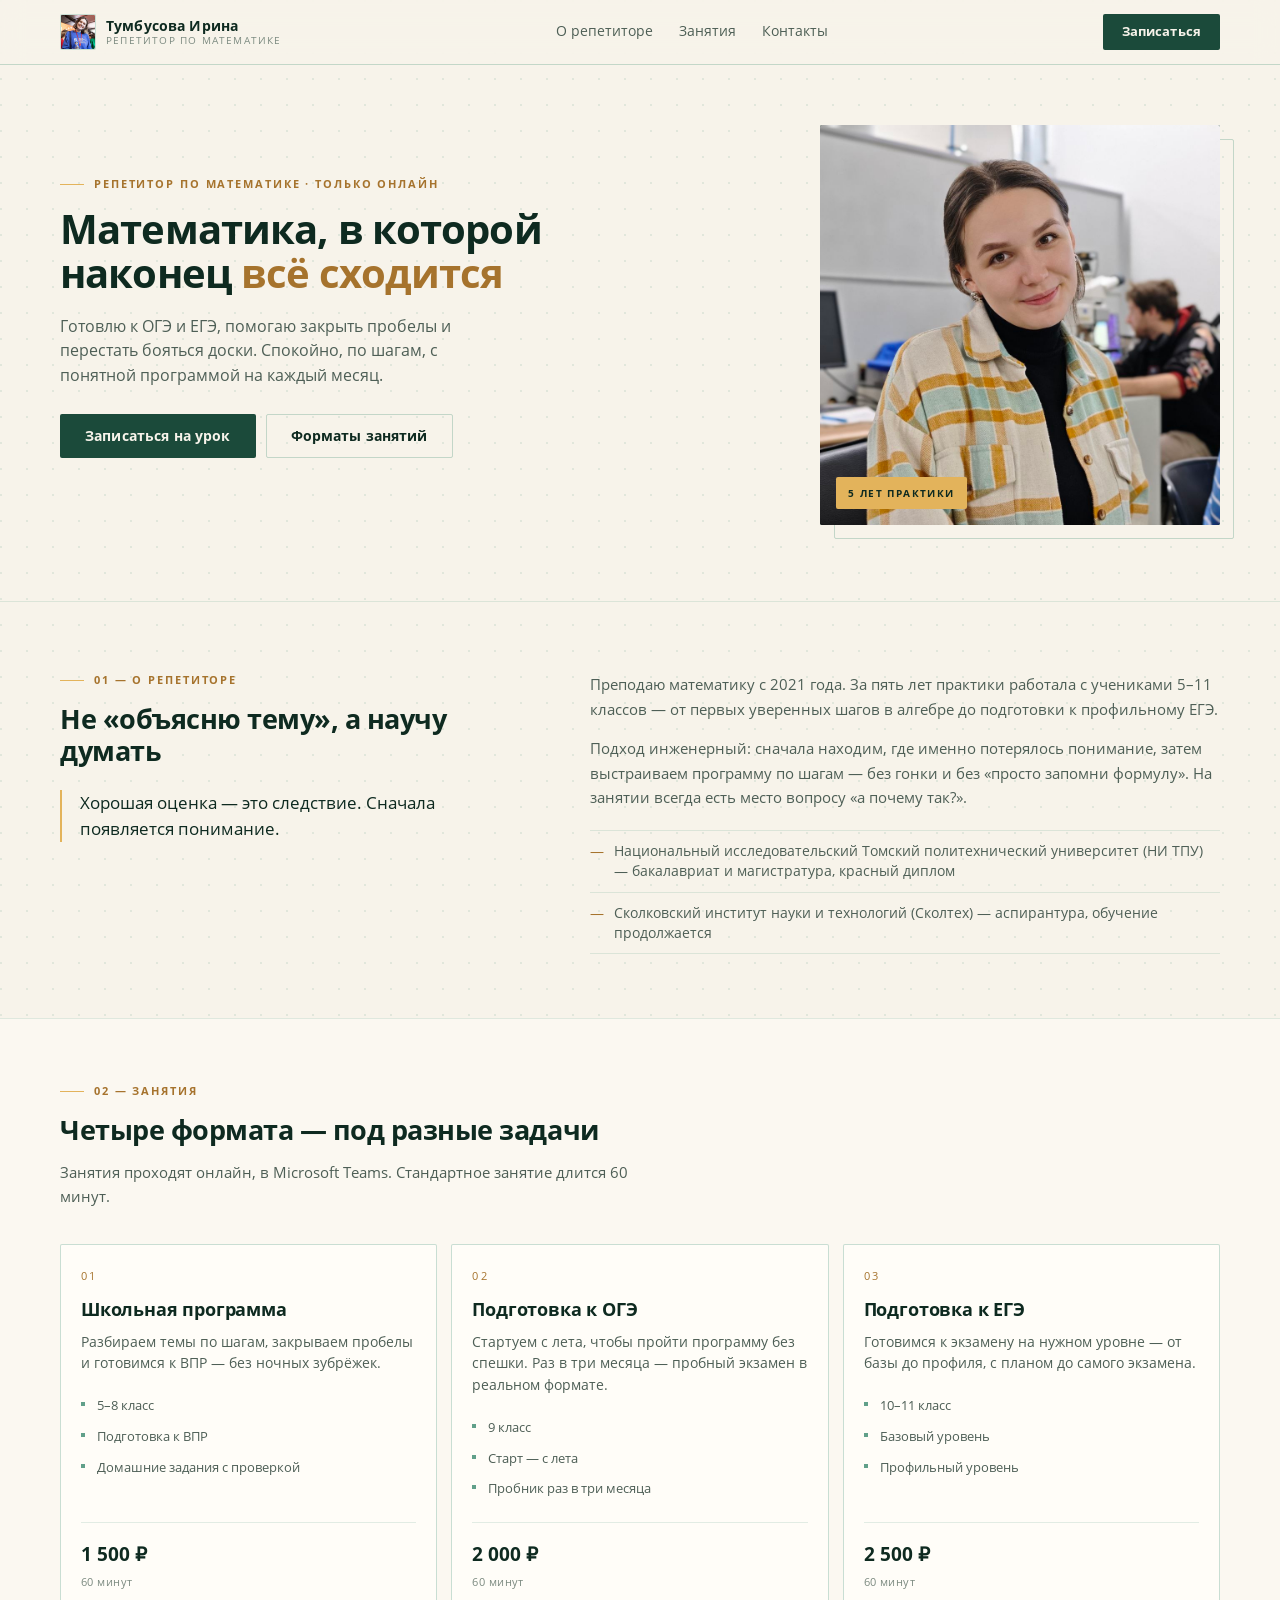
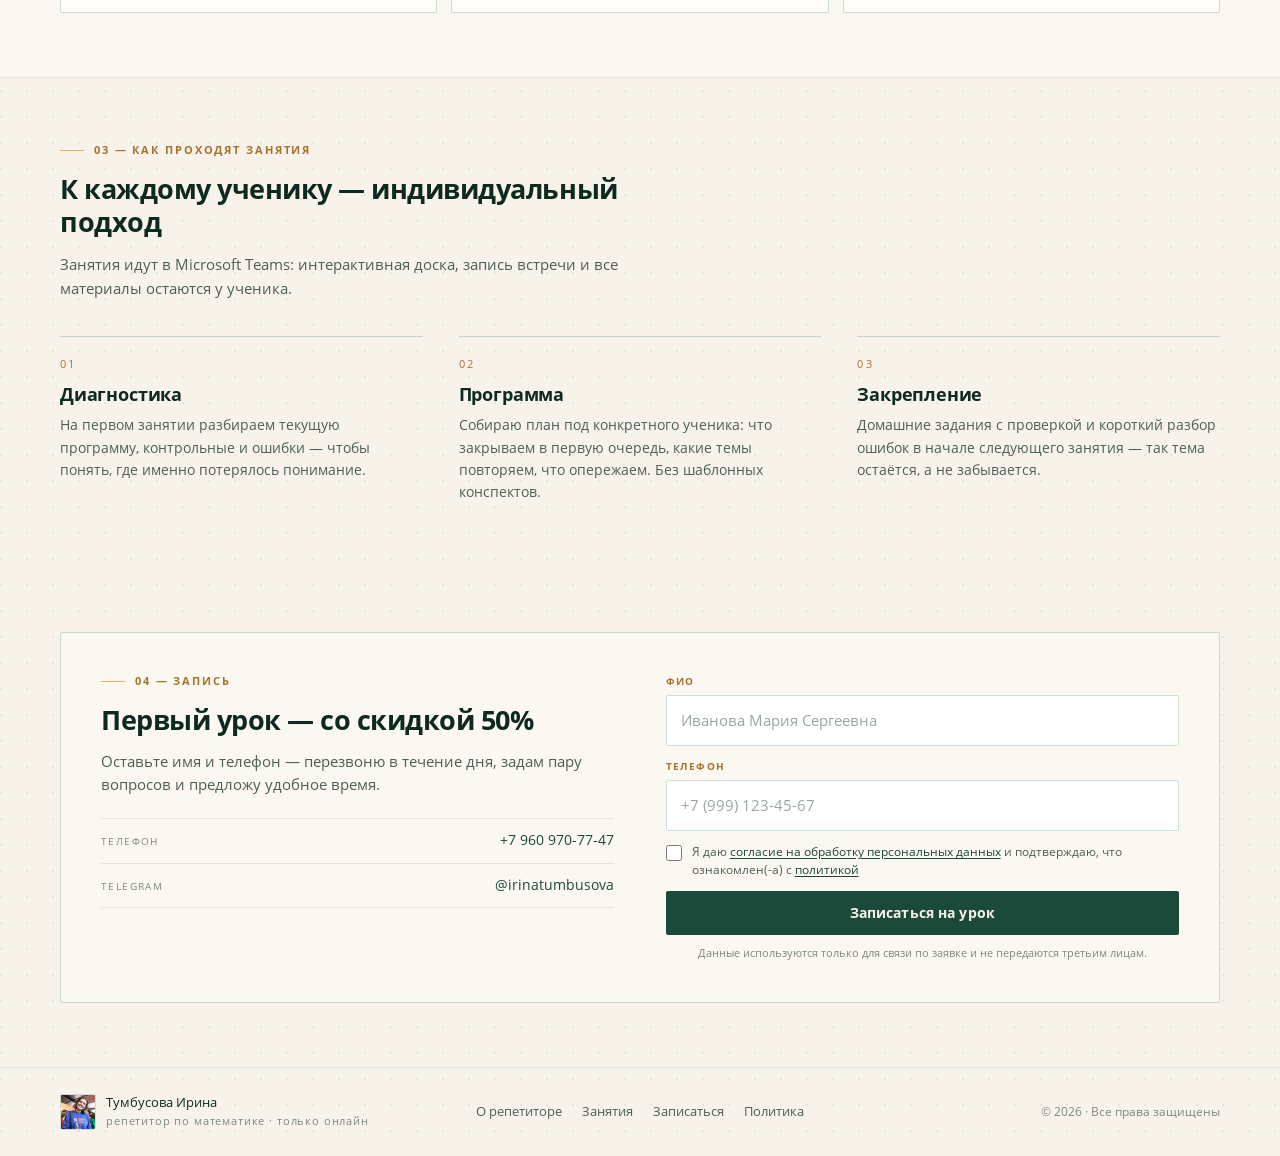
<file: index.html>
<!DOCTYPE html>
<html lang="ru">
<head>
  <meta charset="UTF-8">
  <meta name="viewport" content="width=device-width, initial-scale=1">
  <title>Тумбусова Ирина — репетитор по математике</title>
  <meta name="description" content="Репетитор по математике для 5–11 классов: подготовка к ОГЭ и ЕГЭ, закрытие пробелов. Занятия только онлайн, в Microsoft Teams. Скидка 50% на первое занятие.">
  <meta name="theme-color" content="#F7F3EA">

  <!-- Превью ссылки в мессенджерах и соцсетях -->
  <meta property="og:type" content="website">
  <meta property="og:site_name" content="Тумбусова Ирина">
  <meta property="og:locale" content="ru_RU">
  <meta property="og:title" content="Тумбусова Ирина — репетитор по математике">
  <meta property="og:description" content="Подготовка к ОГЭ и ЕГЭ, школьная программа 5–11 классов. Онлайн и офлайн, скидка 50% на первое занятие.">
  <meta property="og:url" content="https://kozhemyka1.github.io/test-landing/">
  <meta property="og:image" content="https://kozhemyka1.github.io/test-landing/og-image.png">
  <meta property="og:image:width" content="1200">
  <meta property="og:image:height" content="630">
  <meta property="og:image:alt" content="Тумбусова Ирина — репетитор по математике">
  <meta name="twitter:card" content="summary_large_image">
  <meta name="twitter:title" content="Тумбусова Ирина — репетитор по математике">
  <meta name="twitter:description" content="Подготовка к ОГЭ и ЕГЭ, школьная программа 5–11 классов. Онлайн и офлайн, скидка 50% на первое занятие.">
  <meta name="twitter:image" content="https://kozhemyka1.github.io/test-landing/og-image.png">
  <link rel="icon" type="image/jpeg" href="icon.jpg">
  <link rel="apple-touch-icon" href="icon.jpg">
  <link rel="stylesheet" href="fonts/fonts.css">
  <link rel="stylesheet" href="styles.css?v=2026-11-09b">
</head>
<body id="top">

  <header class="site-header">
    <div class="container header__inner">
      <a class="brand" href="#top">
        <span class="brand__mark" aria-hidden="true">
          <img src="icon.jpg" alt="" width="36" height="36">
        </span>
        <span class="brand__text">
          Тумбусова Ирина
          <small>репетитор по математике</small>
        </span>
      </a>

      <nav class="nav" aria-label="Основная навигация">
        <a href="#about">О репетиторе</a>
        <a href="#formats">Занятия</a>
        <a href="#signup">Контакты</a>
      </nav>

      <a class="btn btn--primary btn--sm" href="#signup" data-focus-form>Записаться</a>
    </div>
  </header>

  <main>

    <!-- ---------- Первый экран ---------- -->
    <section class="hero">
      <div class="container hero__grid">
        <div class="hero__text">
          <p class="label">Репетитор по математике · только онлайн</p>

          <h1>Математика, в&nbsp;которой наконец <em>всё сходится</em></h1>

          <p class="hero__lead">
            Готовлю к ОГЭ и ЕГЭ, помогаю закрыть пробелы и перестать бояться доски.
            Спокойно, по шагам, с понятной программой на каждый месяц.
          </p>

          <div class="hero__actions">
            <a class="btn btn--primary" href="#signup" data-focus-form>Записаться на урок</a>
            <a class="btn btn--outline" href="#formats">Форматы занятий</a>
          </div>

        </div>

        <div class="hero__media">
          <figure class="portrait">
            <div class="portrait__inner">
              <div class="portrait__placeholder" aria-hidden="true">
                <span class="portrait__monogram">ТИ</span>
                <span class="portrait__hint">место для фото</span>
              </div>
              <img
                class="portrait__img"
                src="photo.jpg"
                alt="Тумбусова Ирина, репетитор по математике"
                data-portrait>
            </div>
            <figcaption class="portrait__badge">5 лет практики</figcaption>
          </figure>
        </div>
      </div>
    </section>

    <!-- ---------- О репетиторе ---------- -->
    <section class="section section--about" id="about">
      <div class="container about__grid">
        <div class="about__intro">
          <p class="label">01 — О репетиторе</p>
          <h2>Не «объясню тему», а&nbsp;научу думать</h2>
          <blockquote class="quote">
            Хорошая оценка — это следствие. Сначала появляется понимание.
          </blockquote>
        </div>

        <div class="about__text">
          <p>
            Преподаю математику с 2021 года. За пять лет практики работала с учениками
            5–11 классов — от первых уверенных шагов в алгебре до подготовки
            к профильному ЕГЭ.
          </p>
          <p>
            Подход инженерный: сначала находим, где именно потерялось понимание,
            затем выстраиваем программу по шагам — без гонки и без «просто запомни
            формулу». На занятии всегда есть место вопросу «а почему так?».
          </p>

          <ul class="about__list">
            <li>Национальный исследовательский Томский политехнический университет (НИ ТПУ) — бакалавриат и магистратура, красный диплом</li>
            <li>Сколковский институт науки и технологий (Сколтех) — аспирантура, обучение продолжается</li>
          </ul>
        </div>
      </div>
    </section>

    <!-- ---------- Форматы ---------- -->
    <section class="section section--alt" id="formats">
      <div class="container">
        <div class="section__head">
          <p class="label">02 — Занятия</p>
          <h2>Четыре формата — под&nbsp;разные задачи</h2>
          <p class="section__lead">
            Занятия проходят онлайн, в Microsoft Teams. Стандартное занятие длится
            60 минут.
          </p>
        </div>

        <div class="cards">
          <article class="card">
            <p class="card__num">01</p>
            <h3>Школьная программа</h3>
            <p class="card__text">
              Разбираем темы по шагам, закрываем пробелы и готовимся к ВПР —
              без ночных зубрёжек.
            </p>
            <ul class="card__list">
              <li>5–8 класс</li>
              <li>Подготовка к ВПР</li>
              <li>Домашние задания с проверкой</li>
            </ul>
            <p class="card__price">1 500 ₽ <span>60 минут</span></p>
          </article>

          <article class="card">
            <p class="card__num">02</p>
            <h3>Подготовка к ОГЭ</h3>
            <p class="card__text">
              Стартуем с лета, чтобы пройти программу без спешки. Раз в три месяца —
              пробный экзамен в реальном формате.
            </p>
            <ul class="card__list">
              <li>9 класс</li>
              <li>Старт — с лета</li>
              <li>Пробник раз в три месяца</li>
            </ul>
            <p class="card__price">2 000 ₽ <span>60 минут</span></p>
          </article>

          <article class="card">
            <p class="card__num">03</p>
            <h3>Подготовка к ЕГЭ</h3>
            <p class="card__text">
              Готовимся к экзамену на нужном уровне — от базы до профиля,
              с планом до самого экзамена.
            </p>
            <ul class="card__list">
              <li>10–11 класс</li>
              <li>Базовый уровень</li>
              <li>Профильный уровень</li>
            </ul>
            <p class="card__price">2 500 ₽ <span>60 минут</span></p>
          </article>
        </div>
      </div>
    </section>

    <!-- ---------- Как проходят занятия ---------- -->
    <section class="section" id="process">
      <div class="container">
        <div class="section__head">
          <p class="label">03 — Как проходят занятия</p>
          <h2>К каждому ученику — индивидуальный подход</h2>
          <p class="section__lead">
            Занятия идут в Microsoft Teams: интерактивная доска, запись встречи
            и все материалы остаются у ученика.
          </p>
        </div>

        <ol class="steps">
          <li class="step">
            <span class="step__num">01</span>
            <h3>Диагностика</h3>
            <p>
              На первом занятии разбираем текущую программу, контрольные и ошибки —
              чтобы понять, где именно потерялось понимание.
            </p>
          </li>
          <li class="step">
            <span class="step__num">02</span>
            <h3>Программа</h3>
            <p>
              Собираю план под конкретного ученика: что закрываем в первую очередь,
              какие темы повторяем, что опережаем. Без шаблонных конспектов.
            </p>
          </li>
          <li class="step">
            <span class="step__num">03</span>
            <h3>Закрепление</h3>
            <p>
              Домашние задания с проверкой и короткий разбор ошибок в начале
              следующего занятия — так тема остаётся, а не забывается.
            </p>
          </li>
        </ol>
      </div>
    </section>

    <!-- ---------- Запись ---------- -->
    <section class="section" id="signup">
      <div class="container">
        <div class="signup">
          <div class="signup__text">
            <p class="label">04 — Запись</p>
            <h2>Первый урок — со скидкой 50%</h2>
            <p class="signup__lead">
              Оставьте имя и телефон — перезвоню в течение дня, задам пару вопросов
              и предложу удобное время.
            </p>

            <ul class="signup__contacts">
              <li><span>Телефон</span><a href="tel:+79609707747">+7 960 970-77-47</a></li>
              <li><span>Telegram</span><a href="https://t.me/irinatumbusova">@irinatumbusova</a></li>
            </ul>
          </div>

          <div class="signup__form">
            <form class="form" id="signup-form" novalidate>
              <div class="form__body">
                <div class="field">
                  <label for="name">ФИО</label>
                  <input
                    id="name"
                    name="name"
                    type="text"
                    autocomplete="name"
                    placeholder="Иванова Мария Сергеевна"
                    aria-describedby="name-error"
                    required>
                  <p class="field__error" id="name-error" role="alert"></p>
                </div>

                <div class="field">
                  <label for="phone">Телефон</label>
                  <input
                    id="phone"
                    name="phone"
                    type="tel"
                    inputmode="tel"
                    autocomplete="tel"
                    placeholder="+7 (999) 123-45-67"
                    aria-describedby="phone-error"
                    required>
                  <p class="field__error" id="phone-error" role="alert"></p>
                </div>

                <label class="consent" for="consent">
                  <input type="checkbox" id="consent" name="consent" aria-describedby="consent-error">
                  <span>
                    Я даю <a href="consent.html" target="_blank" rel="noopener">согласие
                    на обработку персональных данных</a> и подтверждаю, что
                    ознакомлен(-а) с <a href="privacy.html" target="_blank" rel="noopener">политикой</a>
                  </span>
                </label>
                <p class="field__error" id="consent-error" role="alert"></p>
                <p class="field__error" id="form-error" role="alert"></p>

                <button class="btn btn--primary btn--block" type="submit">Записаться на урок</button>

                <p class="form__note">
                  Данные используются только для связи по заявке и не передаются третьим лицам.
                </p>
              </div>

              <div class="form__success" role="status" aria-live="polite" hidden>
                <span class="form__success-icon" aria-hidden="true">✓</span>
                <h3 tabindex="-1">Заявка отправлена</h3>
                <p>Спасибо! Свяжусь с вами в течение дня, чтобы согласовать время первого занятия.</p>
                <button class="btn btn--outline btn--block" type="button" data-reset-form>Отправить ещё одну заявку</button>
              </div>
            </form>
          </div>
        </div>
      </div>
    </section>

  </main>

  <footer class="footer">
    <div class="container footer__inner">
      <div class="footer__brand">
        <span class="brand__mark" aria-hidden="true">
          <img src="icon.jpg" alt="" width="36" height="36">
        </span>
        <p>Тумбусова Ирина<br><small>репетитор по математике · только онлайн</small></p>
      </div>

      <nav class="footer__nav" aria-label="Навигация в подвале">
        <a href="#about">О репетиторе</a>
        <a href="#formats">Занятия</a>
        <a href="#signup">Записаться</a>
        <a href="privacy.html">Политика</a>
      </nav>

      <p class="footer__copy">© 2026 · Все права защищены</p>
    </div>
  </footer>

  <script src="script.js?v=2026-11-09"></script>
</body>
</html>
</file>
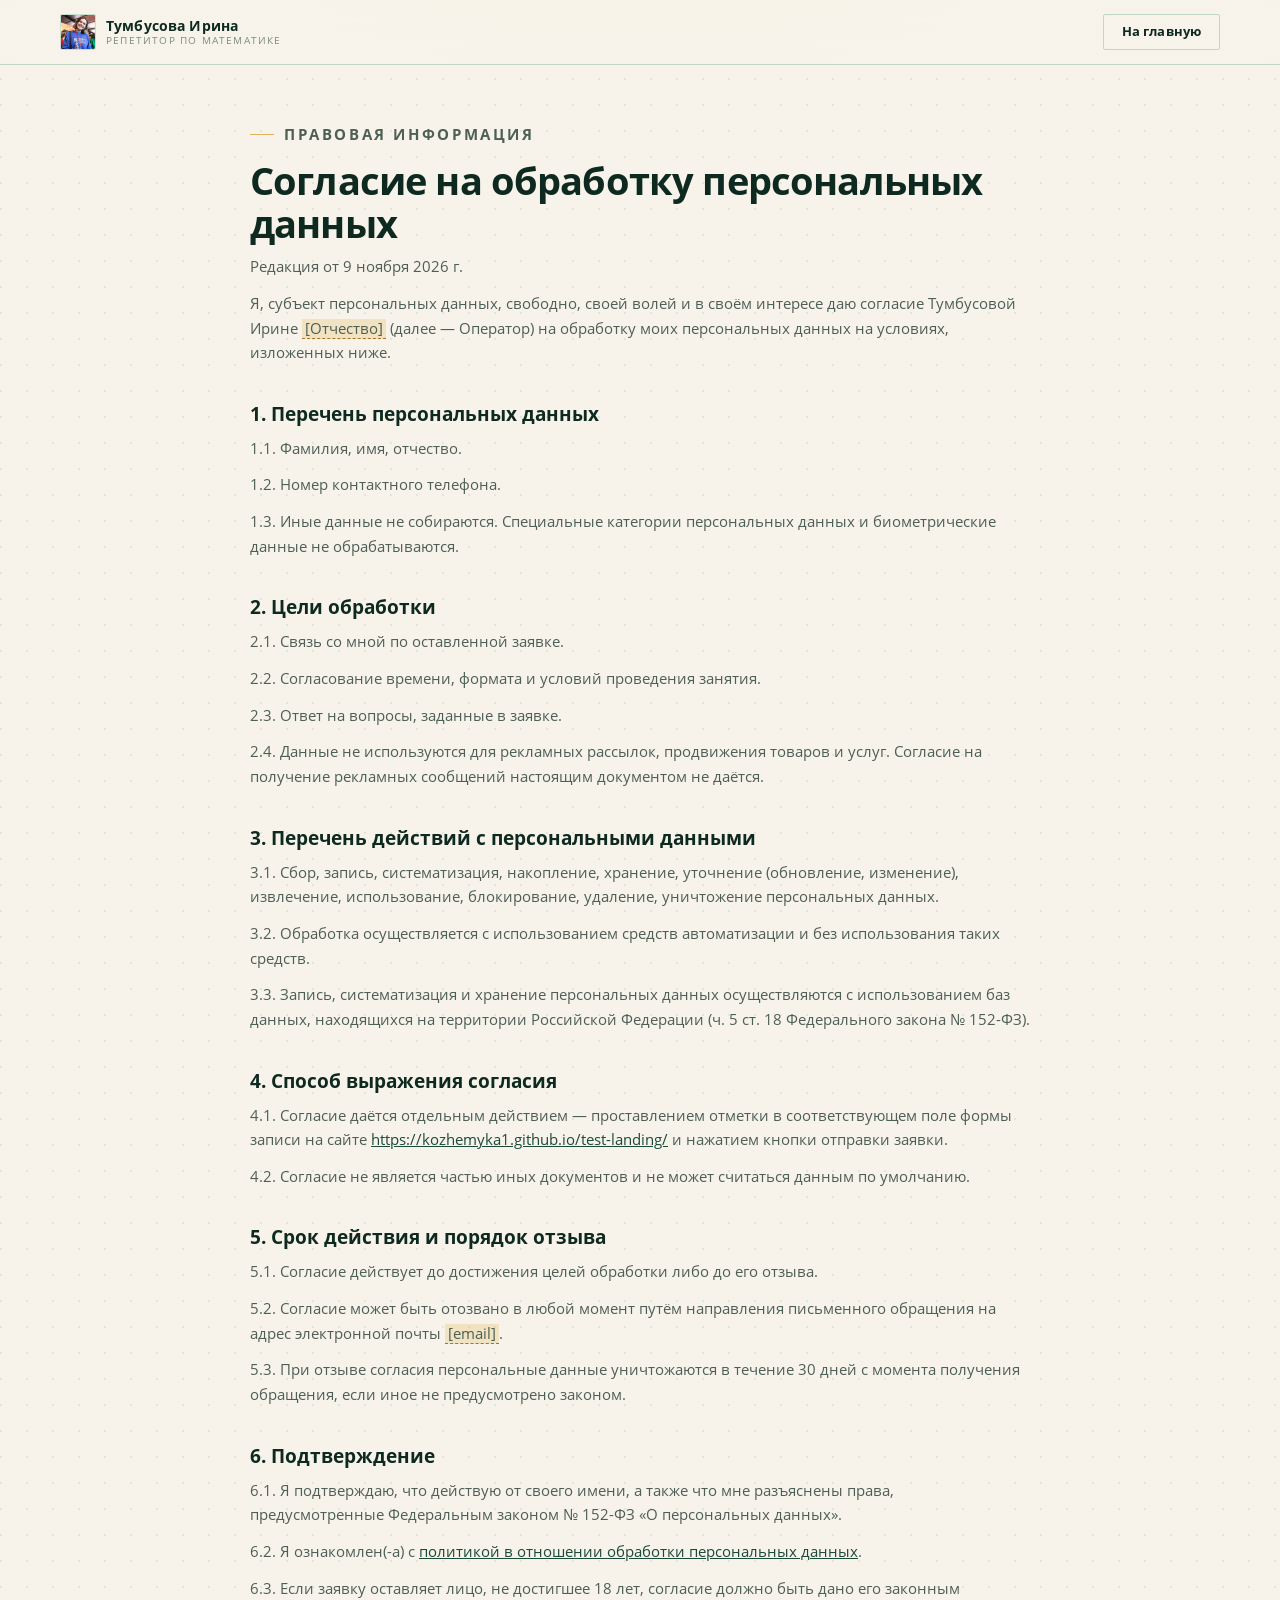
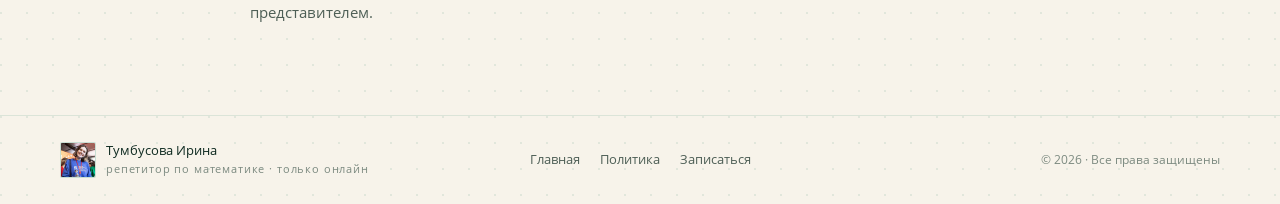
<file: consent.html>
<!DOCTYPE html>
<html lang="ru">
<head>
  <meta charset="UTF-8">
  <meta name="viewport" content="width=device-width, initial-scale=1">
  <title>Согласие на обработку персональных данных — Тумбусова Ирина</title>
  <meta name="description" content="Согласие на обработку персональных данных, которое даётся при отправке заявки на сайте.">
  <meta name="robots" content="noindex, follow">
  <meta name="theme-color" content="#F7F3EA">
  <link rel="icon" type="image/jpeg" href="icon.jpg">
  <link rel="apple-touch-icon" href="icon.jpg">
  <link rel="stylesheet" href="fonts/fonts.css">
  <link rel="stylesheet" href="styles.css?v=2026-11-09b">
</head>
<body>

  <header class="site-header">
    <div class="container header__inner">
      <a class="brand" href="index.html">
        <span class="brand__mark" aria-hidden="true">
          <img src="icon.jpg" alt="" width="36" height="36">
        </span>
        <span class="brand__text">
          Тумбусова Ирина
          <small>репетитор по математике</small>
        </span>
      </a>

      <a class="btn btn--outline btn--sm" href="index.html">На главную</a>
    </div>
  </header>

  <main class="legal">
    <div class="container">
      <p class="label">Правовая информация</p>
      <h1>Согласие на обработку персональных данных</h1>
      <p class="legal__meta">Редакция от 9 ноября 2026 г.</p>

      <p>
        Я, субъект персональных данных, свободно, своей волей и в своём интересе
        даю согласие Тумбусовой Ирине <span class="fill">[Отчество]</span>
        (далее — Оператор) на обработку моих персональных данных на условиях,
        изложенных ниже.
      </p>

      <h2>1. Перечень персональных данных</h2>
      <p>1.1. Фамилия, имя, отчество.</p>
      <p>1.2. Номер контактного телефона.</p>
      <p>
        1.3. Иные данные не собираются. Специальные категории персональных данных
        и биометрические данные не обрабатываются.
      </p>

      <h2>2. Цели обработки</h2>
      <p>2.1. Связь со мной по оставленной заявке.</p>
      <p>2.2. Согласование времени, формата и условий проведения занятия.</p>
      <p>2.3. Ответ на вопросы, заданные в заявке.</p>
      <p>
        2.4. Данные не используются для рекламных рассылок, продвижения товаров
        и услуг. Согласие на получение рекламных сообщений настоящим документом
        не даётся.
      </p>

      <h2>3. Перечень действий с персональными данными</h2>
      <p>
        3.1. Сбор, запись, систематизация, накопление, хранение, уточнение
        (обновление, изменение), извлечение, использование, блокирование, удаление,
        уничтожение персональных данных.
      </p>
      <p>
        3.2. Обработка осуществляется с использованием средств автоматизации
        и без использования таких средств.
      </p>
      <p>
        3.3. Запись, систематизация и хранение персональных данных осуществляются
        с использованием баз данных, находящихся на территории Российской Федерации
        (ч. 5 ст. 18 Федерального закона № 152-ФЗ).
      </p>

      <h2>4. Способ выражения согласия</h2>
      <p>
        4.1. Согласие даётся отдельным действием — проставлением отметки
        в соответствующем поле формы записи на сайте
        <a href="https://kozhemyka1.github.io/test-landing/">https://kozhemyka1.github.io/test-landing/</a>
        и нажатием кнопки отправки заявки.
      </p>
      <p>
        4.2. Согласие не является частью иных документов и не может считаться
        данным по умолчанию.
      </p>

      <h2>5. Срок действия и порядок отзыва</h2>
      <p>
        5.1. Согласие действует до достижения целей обработки либо до его отзыва.
      </p>
      <p>
        5.2. Согласие может быть отозвано в любой момент путём направления
        письменного обращения на адрес электронной почты
        <span class="fill">[email]</span>.
      </p>
      <p>
        5.3. При отзыве согласия персональные данные уничтожаются в течение 30 дней
        с момента получения обращения, если иное не предусмотрено законом.
      </p>

      <h2>6. Подтверждение</h2>
      <p>
        6.1. Я подтверждаю, что действую от своего имени, а также что мне
        разъяснены права, предусмотренные Федеральным законом № 152-ФЗ
        «О персональных данных».
      </p>
      <p>
        6.2. Я ознакомлен(-а) с
        <a href="privacy.html">политикой в отношении обработки персональных данных</a>.
      </p>
      <p>
        6.3. Если заявку оставляет лицо, не достигшее 18 лет, согласие должно быть
        дано его законным представителем.
      </p>
    </div>
  </main>

  <footer class="footer">
    <div class="container footer__inner">
      <div class="footer__brand">
        <span class="brand__mark" aria-hidden="true">
          <img src="icon.jpg" alt="" width="36" height="36">
        </span>
        <p>Тумбусова Ирина<br><small>репетитор по математике · только онлайн</small></p>
      </div>

      <nav class="footer__nav" aria-label="Навигация в подвале">
        <a href="index.html">Главная</a>
        <a href="privacy.html">Политика</a>
        <a href="index.html#signup">Записаться</a>
      </nav>

      <p class="footer__copy">© 2026 · Все права защищены</p>
    </div>
  </footer>

</body>
</html>
</file>
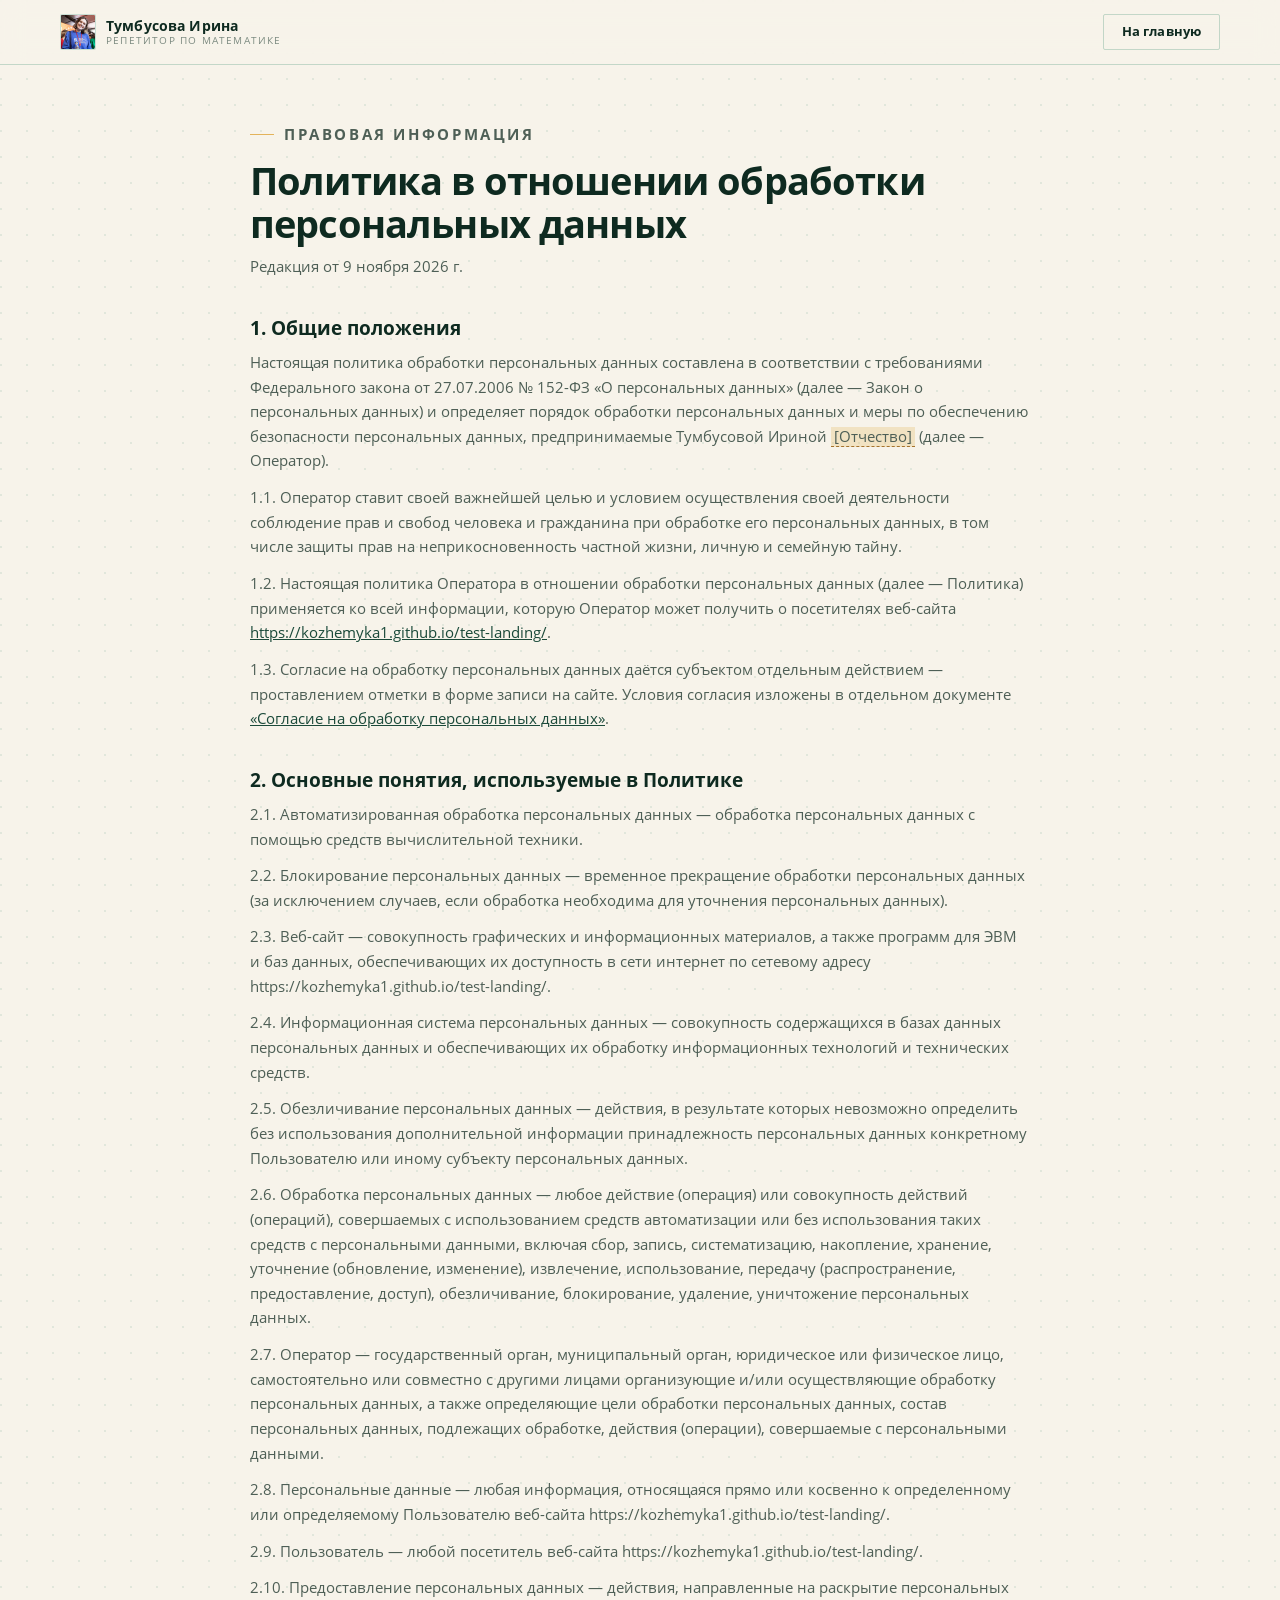
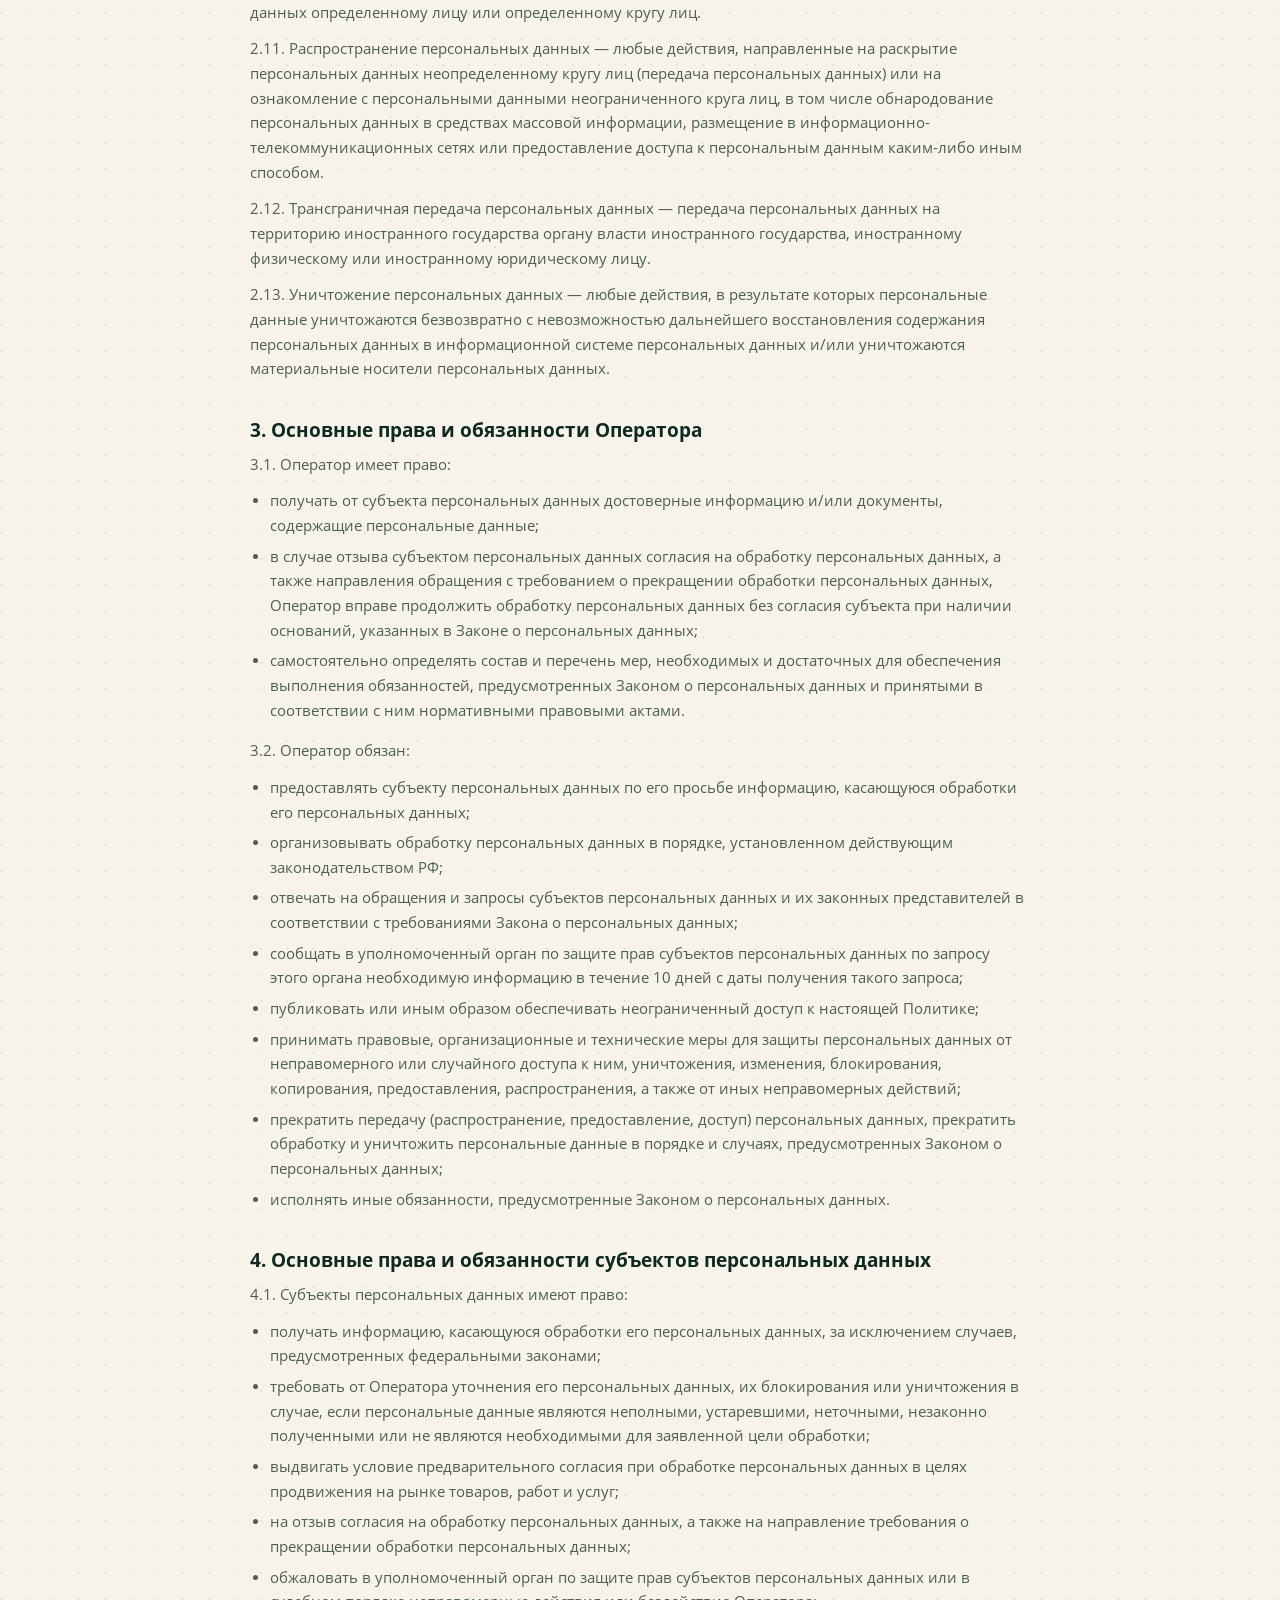
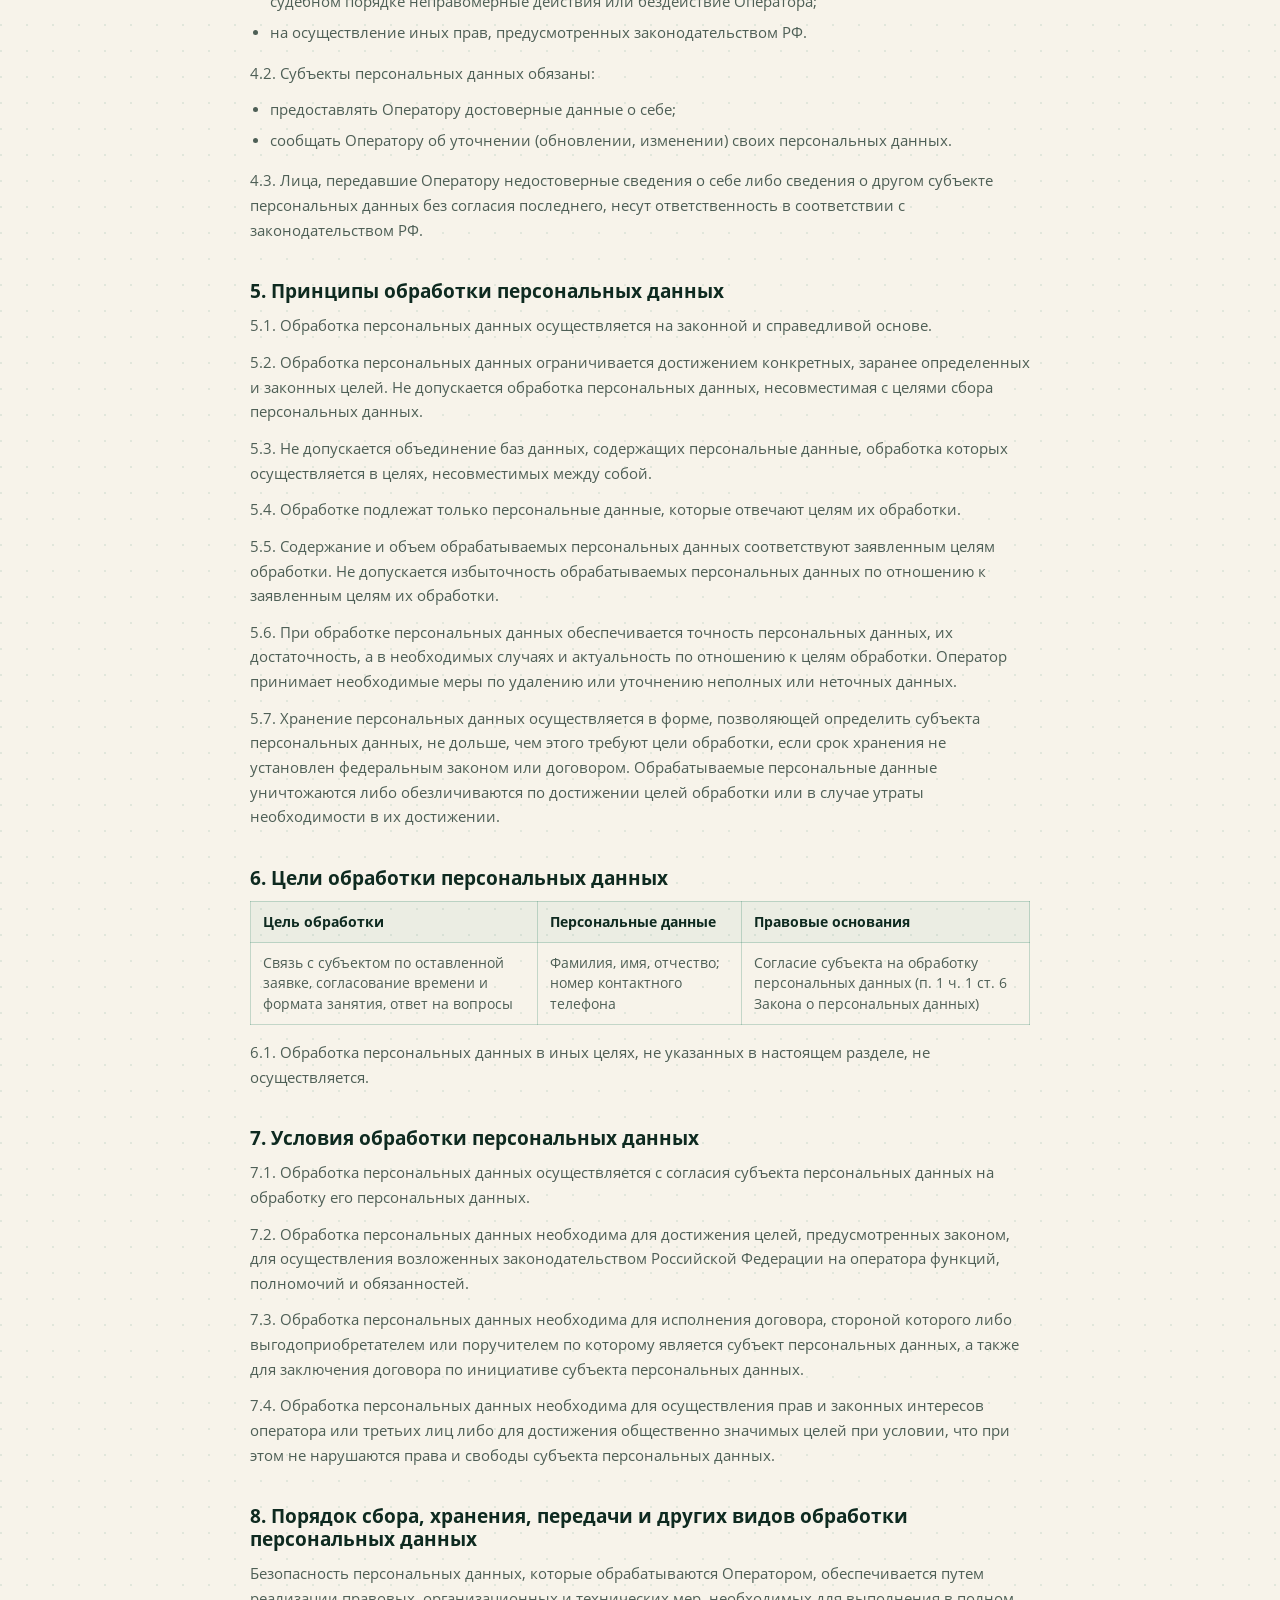
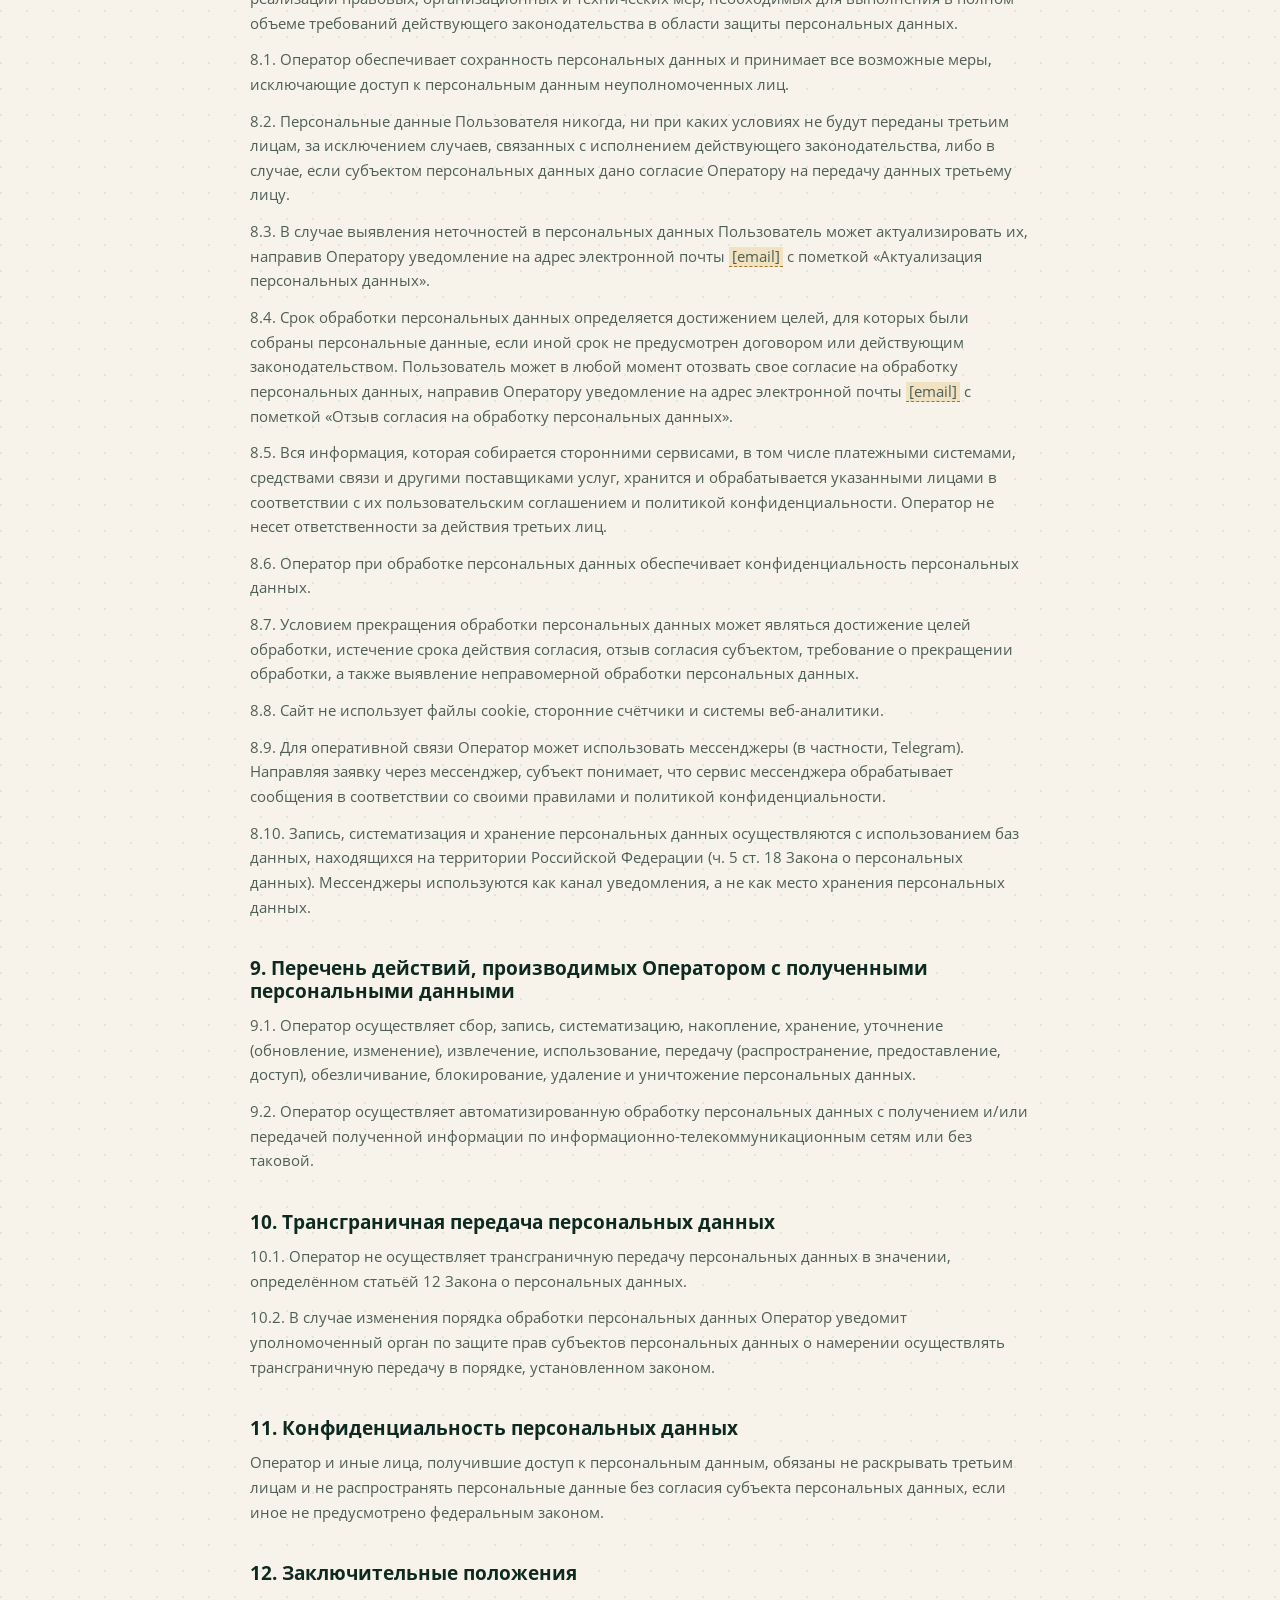
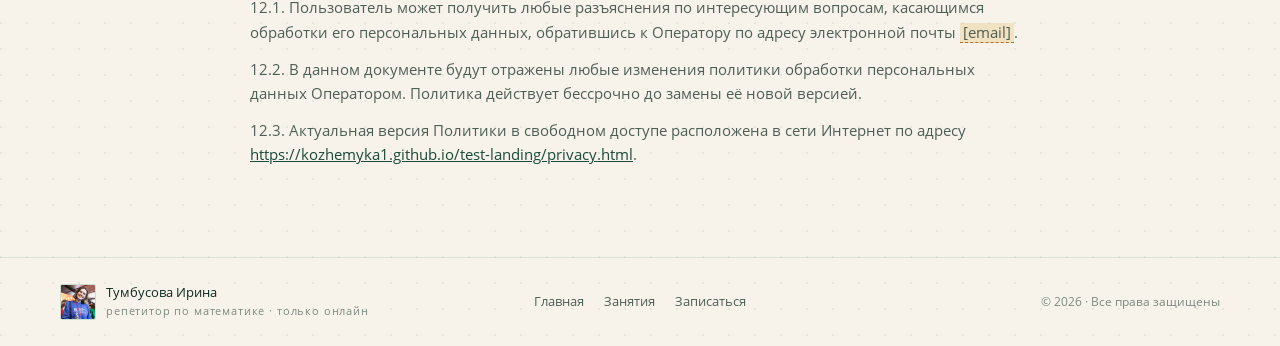
<file: privacy.html>
<!DOCTYPE html>
<html lang="ru">
<head>
  <meta charset="UTF-8">
  <meta name="viewport" content="width=device-width, initial-scale=1">
  <title>Политика обработки персональных данных — Тумбусова Ирина</title>
  <meta name="description" content="Политика в отношении обработки персональных данных оператора Тумбусовой Ирины.">
  <meta name="robots" content="noindex, follow">
  <meta name="theme-color" content="#F7F3EA">
  <link rel="icon" type="image/jpeg" href="icon.jpg">
  <link rel="apple-touch-icon" href="icon.jpg">
  <link rel="stylesheet" href="fonts/fonts.css">
  <link rel="stylesheet" href="styles.css?v=2026-11-09b">
</head>
<body>

  <header class="site-header">
    <div class="container header__inner">
      <a class="brand" href="index.html">
        <span class="brand__mark" aria-hidden="true">
          <img src="icon.jpg" alt="" width="36" height="36">
        </span>
        <span class="brand__text">
          Тумбусова Ирина
          <small>репетитор по математике</small>
        </span>
      </a>

      <a class="btn btn--outline btn--sm" href="index.html">На главную</a>
    </div>
  </header>

  <main class="legal">
    <div class="container">
      <p class="label">Правовая информация</p>
      <h1>Политика в отношении обработки персональных данных</h1>
      <p class="legal__meta">Редакция от 9 ноября 2026 г.</p>

      <h2>1. Общие положения</h2>
      <p>
        Настоящая политика обработки персональных данных составлена в соответствии
        с требованиями Федерального закона от 27.07.2006 № 152-ФЗ «О персональных
        данных» (далее — Закон о персональных данных) и определяет порядок обработки
        персональных данных и меры по обеспечению безопасности персональных данных,
        предпринимаемые Тумбусовой Ириной <span class="fill">[Отчество]</span>
        (далее — Оператор).
      </p>
      <p>
        1.1. Оператор ставит своей важнейшей целью и условием осуществления своей
        деятельности соблюдение прав и свобод человека и гражданина при обработке
        его персональных данных, в том числе защиты прав на неприкосновенность
        частной жизни, личную и семейную тайну.
      </p>
      <p>
        1.2. Настоящая политика Оператора в отношении обработки персональных данных
        (далее — Политика) применяется ко всей информации, которую Оператор может
        получить о посетителях веб-сайта
        <a href="https://kozhemyka1.github.io/test-landing/">https://kozhemyka1.github.io/test-landing/</a>.
      </p>
      <p>
        1.3. Согласие на обработку персональных данных даётся субъектом отдельным
        действием — проставлением отметки в форме записи на сайте. Условия согласия
        изложены в отдельном документе
        <a href="consent.html">«Согласие на обработку персональных данных»</a>.
      </p>

      <h2>2. Основные понятия, используемые в Политике</h2>
      <p>
        2.1. Автоматизированная обработка персональных данных — обработка
        персональных данных с помощью средств вычислительной техники.
      </p>
      <p>
        2.2. Блокирование персональных данных — временное прекращение обработки
        персональных данных (за исключением случаев, если обработка необходима
        для уточнения персональных данных).
      </p>
      <p>
        2.3. Веб-сайт — совокупность графических и информационных материалов,
        а также программ для ЭВМ и баз данных, обеспечивающих их доступность
        в сети интернет по сетевому адресу
        https://kozhemyka1.github.io/test-landing/.
      </p>
      <p>
        2.4. Информационная система персональных данных — совокупность содержащихся
        в базах данных персональных данных и обеспечивающих их обработку
        информационных технологий и технических средств.
      </p>
      <p>
        2.5. Обезличивание персональных данных — действия, в результате которых
        невозможно определить без использования дополнительной информации
        принадлежность персональных данных конкретному Пользователю или иному
        субъекту персональных данных.
      </p>
      <p>
        2.6. Обработка персональных данных — любое действие (операция) или
        совокупность действий (операций), совершаемых с использованием средств
        автоматизации или без использования таких средств с персональными данными,
        включая сбор, запись, систематизацию, накопление, хранение, уточнение
        (обновление, изменение), извлечение, использование, передачу
        (распространение, предоставление, доступ), обезличивание, блокирование,
        удаление, уничтожение персональных данных.
      </p>
      <p>
        2.7. Оператор — государственный орган, муниципальный орган, юридическое или
        физическое лицо, самостоятельно или совместно с другими лицами
        организующие и/или осуществляющие обработку персональных данных, а также
        определяющие цели обработки персональных данных, состав персональных
        данных, подлежащих обработке, действия (операции), совершаемые
        с персональными данными.
      </p>
      <p>
        2.8. Персональные данные — любая информация, относящаяся прямо или косвенно
        к определенному или определяемому Пользователю веб-сайта
        https://kozhemyka1.github.io/test-landing/.
      </p>
      <p>
        2.9. Пользователь — любой посетитель веб-сайта
        https://kozhemyka1.github.io/test-landing/.
      </p>
      <p>
        2.10. Предоставление персональных данных — действия, направленные
        на раскрытие персональных данных определенному лицу или определенному кругу
        лиц.
      </p>
      <p>
        2.11. Распространение персональных данных — любые действия, направленные
        на раскрытие персональных данных неопределенному кругу лиц (передача
        персональных данных) или на ознакомление с персональными данными
        неограниченного круга лиц, в том числе обнародование персональных данных
        в средствах массовой информации, размещение в
        информационно-телекоммуникационных сетях или предоставление доступа
        к персональным данным каким-либо иным способом.
      </p>
      <p>
        2.12. Трансграничная передача персональных данных — передача персональных
        данных на территорию иностранного государства органу власти иностранного
        государства, иностранному физическому или иностранному юридическому лицу.
      </p>
      <p>
        2.13. Уничтожение персональных данных — любые действия, в результате которых
        персональные данные уничтожаются безвозвратно с невозможностью дальнейшего
        восстановления содержания персональных данных в информационной системе
        персональных данных и/или уничтожаются материальные носители персональных
        данных.
      </p>

      <h2>3. Основные права и обязанности Оператора</h2>
      <p>3.1. Оператор имеет право:</p>
      <ul>
        <li>получать от субъекта персональных данных достоверные информацию и/или
          документы, содержащие персональные данные;</li>
        <li>в случае отзыва субъектом персональных данных согласия на обработку
          персональных данных, а также направления обращения с требованием
          о прекращении обработки персональных данных, Оператор вправе продолжить
          обработку персональных данных без согласия субъекта при наличии
          оснований, указанных в Законе о персональных данных;</li>
        <li>самостоятельно определять состав и перечень мер, необходимых
          и достаточных для обеспечения выполнения обязанностей, предусмотренных
          Законом о персональных данных и принятыми в соответствии с ним
          нормативными правовыми актами.</li>
      </ul>
      <p>3.2. Оператор обязан:</p>
      <ul>
        <li>предоставлять субъекту персональных данных по его просьбе информацию,
          касающуюся обработки его персональных данных;</li>
        <li>организовывать обработку персональных данных в порядке, установленном
          действующим законодательством РФ;</li>
        <li>отвечать на обращения и запросы субъектов персональных данных и их
          законных представителей в соответствии с требованиями Закона
          о персональных данных;</li>
        <li>сообщать в уполномоченный орган по защите прав субъектов персональных
          данных по запросу этого органа необходимую информацию в течение 10 дней
          с даты получения такого запроса;</li>
        <li>публиковать или иным образом обеспечивать неограниченный доступ
          к настоящей Политике;</li>
        <li>принимать правовые, организационные и технические меры для защиты
          персональных данных от неправомерного или случайного доступа к ним,
          уничтожения, изменения, блокирования, копирования, предоставления,
          распространения, а также от иных неправомерных действий;</li>
        <li>прекратить передачу (распространение, предоставление, доступ)
          персональных данных, прекратить обработку и уничтожить персональные
          данные в порядке и случаях, предусмотренных Законом о персональных
          данных;</li>
        <li>исполнять иные обязанности, предусмотренные Законом о персональных
          данных.</li>
      </ul>

      <h2>4. Основные права и обязанности субъектов персональных данных</h2>
      <p>4.1. Субъекты персональных данных имеют право:</p>
      <ul>
        <li>получать информацию, касающуюся обработки его персональных данных,
          за исключением случаев, предусмотренных федеральными законами;</li>
        <li>требовать от Оператора уточнения его персональных данных, их
          блокирования или уничтожения в случае, если персональные данные являются
          неполными, устаревшими, неточными, незаконно полученными или не являются
          необходимыми для заявленной цели обработки;</li>
        <li>выдвигать условие предварительного согласия при обработке персональных
          данных в целях продвижения на рынке товаров, работ и услуг;</li>
        <li>на отзыв согласия на обработку персональных данных, а также
          на направление требования о прекращении обработки персональных данных;</li>
        <li>обжаловать в уполномоченный орган по защите прав субъектов персональных
          данных или в судебном порядке неправомерные действия или бездействие
          Оператора;</li>
        <li>на осуществление иных прав, предусмотренных законодательством РФ.</li>
      </ul>
      <p>4.2. Субъекты персональных данных обязаны:</p>
      <ul>
        <li>предоставлять Оператору достоверные данные о себе;</li>
        <li>сообщать Оператору об уточнении (обновлении, изменении) своих
          персональных данных.</li>
      </ul>
      <p>
        4.3. Лица, передавшие Оператору недостоверные сведения о себе либо сведения
        о другом субъекте персональных данных без согласия последнего, несут
        ответственность в соответствии с законодательством РФ.
      </p>

      <h2>5. Принципы обработки персональных данных</h2>
      <p>
        5.1. Обработка персональных данных осуществляется на законной
        и справедливой основе.
      </p>
      <p>
        5.2. Обработка персональных данных ограничивается достижением конкретных,
        заранее определенных и законных целей. Не допускается обработка
        персональных данных, несовместимая с целями сбора персональных данных.
      </p>
      <p>
        5.3. Не допускается объединение баз данных, содержащих персональные данные,
        обработка которых осуществляется в целях, несовместимых между собой.
      </p>
      <p>
        5.4. Обработке подлежат только персональные данные, которые отвечают целям
        их обработки.
      </p>
      <p>
        5.5. Содержание и объем обрабатываемых персональных данных соответствуют
        заявленным целям обработки. Не допускается избыточность обрабатываемых
        персональных данных по отношению к заявленным целям их обработки.
      </p>
      <p>
        5.6. При обработке персональных данных обеспечивается точность персональных
        данных, их достаточность, а в необходимых случаях и актуальность
        по отношению к целям обработки. Оператор принимает необходимые меры
        по удалению или уточнению неполных или неточных данных.
      </p>
      <p>
        5.7. Хранение персональных данных осуществляется в форме, позволяющей
        определить субъекта персональных данных, не дольше, чем этого требуют цели
        обработки, если срок хранения не установлен федеральным законом или
        договором. Обрабатываемые персональные данные уничтожаются либо
        обезличиваются по достижении целей обработки или в случае утраты
        необходимости в их достижении.
      </p>

      <h2>6. Цели обработки персональных данных</h2>
      <div class="legal__table-wrap">
        <table class="legal__table">
          <thead>
            <tr>
              <th>Цель обработки</th>
              <th>Персональные данные</th>
              <th>Правовые основания</th>
            </tr>
          </thead>
          <tbody>
            <tr>
              <td>
                Связь с субъектом по оставленной заявке, согласование времени
                и формата занятия, ответ на вопросы
              </td>
              <td>Фамилия, имя, отчество; номер контактного телефона</td>
              <td>
                Согласие субъекта на обработку персональных данных
                (п. 1 ч. 1 ст. 6 Закона о персональных данных)
              </td>
            </tr>
          </tbody>
        </table>
      </div>
      <p>
        6.1. Обработка персональных данных в иных целях, не указанных в настоящем
        разделе, не осуществляется.
      </p>

      <h2>7. Условия обработки персональных данных</h2>
      <p>
        7.1. Обработка персональных данных осуществляется с согласия субъекта
        персональных данных на обработку его персональных данных.
      </p>
      <p>
        7.2. Обработка персональных данных необходима для достижения целей,
        предусмотренных законом, для осуществления возложенных законодательством
        Российской Федерации на оператора функций, полномочий и обязанностей.
      </p>
      <p>
        7.3. Обработка персональных данных необходима для исполнения договора,
        стороной которого либо выгодоприобретателем или поручителем по которому
        является субъект персональных данных, а также для заключения договора
        по инициативе субъекта персональных данных.
      </p>
      <p>
        7.4. Обработка персональных данных необходима для осуществления прав
        и законных интересов оператора или третьих лиц либо для достижения
        общественно значимых целей при условии, что при этом не нарушаются права
        и свободы субъекта персональных данных.
      </p>

      <h2>8. Порядок сбора, хранения, передачи и других видов обработки персональных данных</h2>
      <p>
        Безопасность персональных данных, которые обрабатываются Оператором,
        обеспечивается путем реализации правовых, организационных и технических
        мер, необходимых для выполнения в полном объеме требований действующего
        законодательства в области защиты персональных данных.
      </p>
      <p>
        8.1. Оператор обеспечивает сохранность персональных данных и принимает все
        возможные меры, исключающие доступ к персональным данным неуполномоченных
        лиц.
      </p>
      <p>
        8.2. Персональные данные Пользователя никогда, ни при каких условиях не
        будут переданы третьим лицам, за исключением случаев, связанных
        с исполнением действующего законодательства, либо в случае, если субъектом
        персональных данных дано согласие Оператору на передачу данных третьему
        лицу.
      </p>
      <p>
        8.3. В случае выявления неточностей в персональных данных Пользователь может
        актуализировать их, направив Оператору уведомление на адрес электронной
        почты <span class="fill">[email]</span> с пометкой «Актуализация
        персональных данных».
      </p>
      <p>
        8.4. Срок обработки персональных данных определяется достижением целей,
        для которых были собраны персональные данные, если иной срок не предусмотрен
        договором или действующим законодательством. Пользователь может в любой
        момент отозвать свое согласие на обработку персональных данных, направив
        Оператору уведомление на адрес электронной почты
        <span class="fill">[email]</span> с пометкой «Отзыв согласия на обработку
        персональных данных».
      </p>
      <p>
        8.5. Вся информация, которая собирается сторонними сервисами, в том числе
        платежными системами, средствами связи и другими поставщиками услуг,
        хранится и обрабатывается указанными лицами в соответствии с их
        пользовательским соглашением и политикой конфиденциальности. Оператор
        не несет ответственности за действия третьих лиц.
      </p>
      <p>
        8.6. Оператор при обработке персональных данных обеспечивает
        конфиденциальность персональных данных.
      </p>
      <p>
        8.7. Условием прекращения обработки персональных данных может являться
        достижение целей обработки, истечение срока действия согласия, отзыв
        согласия субъектом, требование о прекращении обработки, а также выявление
        неправомерной обработки персональных данных.
      </p>
      <p>
        8.8. Сайт не использует файлы cookie, сторонние счётчики и системы
        веб-аналитики.
      </p>
      <p>
        8.9. Для оперативной связи Оператор может использовать мессенджеры
        (в частности, Telegram). Направляя заявку через мессенджер, субъект
        понимает, что сервис мессенджера обрабатывает сообщения в соответствии
        со своими правилами и политикой конфиденциальности.
      </p>
      <p>
        8.10. Запись, систематизация и хранение персональных данных осуществляются
        с использованием баз данных, находящихся на территории Российской Федерации
        (ч. 5 ст. 18 Закона о персональных данных). Мессенджеры используются как
        канал уведомления, а не как место хранения персональных данных.
      </p>

      <h2>9. Перечень действий, производимых Оператором с полученными персональными данными</h2>
      <p>
        9.1. Оператор осуществляет сбор, запись, систематизацию, накопление,
        хранение, уточнение (обновление, изменение), извлечение, использование,
        передачу (распространение, предоставление, доступ), обезличивание,
        блокирование, удаление и уничтожение персональных данных.
      </p>
      <p>
        9.2. Оператор осуществляет автоматизированную обработку персональных данных
        с получением и/или передачей полученной информации
        по информационно-телекоммуникационным сетям или без таковой.
      </p>

      <h2>10. Трансграничная передача персональных данных</h2>
      <p>
        10.1. Оператор не осуществляет трансграничную передачу персональных данных
        в значении, определённом статьёй 12 Закона о персональных данных.
      </p>
      <p>
        10.2. В случае изменения порядка обработки персональных данных Оператор
        уведомит уполномоченный орган по защите прав субъектов персональных данных
        о намерении осуществлять трансграничную передачу в порядке, установленном
        законом.
      </p>

      <h2>11. Конфиденциальность персональных данных</h2>
      <p>
        Оператор и иные лица, получившие доступ к персональным данным, обязаны
        не раскрывать третьим лицам и не распространять персональные данные
        без согласия субъекта персональных данных, если иное не предусмотрено
        федеральным законом.
      </p>

      <h2>12. Заключительные положения</h2>
      <p>
        12.1. Пользователь может получить любые разъяснения по интересующим
        вопросам, касающимся обработки его персональных данных, обратившись
        к Оператору по адресу электронной почты <span class="fill">[email]</span>.
      </p>
      <p>
        12.2. В данном документе будут отражены любые изменения политики обработки
        персональных данных Оператором. Политика действует бессрочно до замены
        её новой версией.
      </p>
      <p>
        12.3. Актуальная версия Политики в свободном доступе расположена в сети
        Интернет по адресу
        <a href="https://kozhemyka1.github.io/test-landing/privacy.html">https://kozhemyka1.github.io/test-landing/privacy.html</a>.
      </p>
    </div>
  </main>

  <footer class="footer">
    <div class="container footer__inner">
      <div class="footer__brand">
        <span class="brand__mark" aria-hidden="true">
          <img src="icon.jpg" alt="" width="36" height="36">
        </span>
        <p>Тумбусова Ирина<br><small>репетитор по математике · только онлайн</small></p>
      </div>

      <nav class="footer__nav" aria-label="Навигация в подвале">
        <a href="index.html">Главная</a>
        <a href="index.html#formats">Занятия</a>
        <a href="index.html#signup">Записаться</a>
      </nav>

      <p class="footer__copy">© 2026 · Все права защищены</p>
    </div>
  </footer>

</body>
</html>
</file>
<file: fonts/fonts.css>
/* Open Sans — шрифт из проекта Diplom2 */

@font-face {
  font-family: 'Open Sans';
  font-style: normal;
  font-weight: 400;
  font-display: swap;
  src: url('opensans-regular.woff2') format('woff2');
}

@font-face {
  font-family: 'Open Sans';
  font-style: normal;
  font-weight: 700;
  font-display: swap;
  src: url('opensans-bold.woff2') format('woff2');
}
</file>
<file: styles.css>
/* ---------- Палитра и типографика ---------- */
:root {
  --green-900: #0e2a20;
  --green-800: #132e23;
  --green-700: #1b4a3a;
  --emerald: #1f7a5c;
  --copper: #b67b4d;
  --copper-dark: #7c4a2b;
  --gold: #e3b35b;
  --gold-dark: #a6732d;

  --bg: #f7f3ea;
  --bg-alt: #fbf8f1;
  --surface: #fffdf8;
  --ink: var(--green-900);
  --body: #4e5f56;
  --muted: #7c8a80;
  --border: rgba(31, 122, 92, .24);
  --border-soft: rgba(31, 122, 92, .13);

  --font-display: "Open Sans", -apple-system, BlinkMacSystemFont, "Segoe UI", Roboto, "Helvetica Neue", Arial, sans-serif;
  --font-body: "Open Sans", -apple-system, BlinkMacSystemFont, "Segoe UI", Roboto, "Helvetica Neue", Arial, sans-serif;

  --radius: 2px;
  --container: 1160px;
}

*,
*::before,
*::after {
  box-sizing: border-box;
}

html {
  scroll-behavior: smooth;
}

body {
  margin: 0;
  font-family: var(--font-body);
  font-size: 16px;
  line-height: 1.6;
  color: var(--ink);
  background-color: var(--bg);
  background-image:
    radial-gradient(900px 520px at 50% -14%, rgba(227, 179, 91, .20), transparent 62%),
    radial-gradient(circle at 1px 1px, rgba(31, 122, 92, .10) 1px, transparent 0);
  background-size: auto, 26px 26px;
  -webkit-font-smoothing: antialiased;
  text-rendering: optimizeLegibility;
}

a {
  color: inherit;
}

img {
  max-width: 100%;
  display: block;
}

.container {
  width: min(var(--container), 100% - 48px);
  margin: 0 auto;
}

section[id] {
  scroll-margin-top: 80px;
}

/* ---------- Общие элементы ---------- */
.label {
  display: flex;
  align-items: center;
  gap: 10px;
  margin: 0 0 14px;
  font-size: 10.5px;
  font-weight: 600;
  letter-spacing: .18em;
  text-transform: uppercase;
  color: var(--gold-dark);
}

.label::before {
  content: "";
  width: 24px;
  height: 1px;
  background: var(--gold);
}

h1,
h2,
h3 {
  font-family: var(--font-display);
  font-weight: 700;
  color: var(--ink);
}

h1 {
  margin: 0 0 18px;
  font-size: clamp(1.9rem, 3.1vw, 2.7rem);
  line-height: 1.12;
  letter-spacing: -.022em;
}

h1 em {
  font-style: normal;
  color: var(--gold-dark);
}

h2 {
  margin: 0 0 14px;
  font-size: clamp(1.45rem, 2.1vw, 1.85rem);
  line-height: 1.2;
  letter-spacing: -.018em;
}

h3 {
  margin: 0 0 10px;
  font-size: 1.15rem;
  line-height: 1.3;
  letter-spacing: -.01em;
}

/* Кнопки */
.btn {
  display: inline-flex;
  align-items: center;
  justify-content: center;
  gap: 8px;
  padding: 14px 24px;
  font: inherit;
  font-size: 14px;
  font-weight: 600;
  line-height: 1;
  letter-spacing: .01em;
  text-decoration: none;
  border: 1px solid transparent;
  border-radius: var(--radius);
  cursor: pointer;
  transition: background-color .2s ease, border-color .2s ease, color .2s ease, transform .2s ease;
}

.btn--primary {
  color: #f7f3ea;
  background: var(--green-700);
}

.btn--primary:hover {
  background: var(--green-800);
  transform: translateY(-1px);
}

.btn--primary:active {
  transform: translateY(0);
}

.btn--outline {
  color: var(--ink);
  background: transparent;
  border-color: var(--border);
}

.btn--outline:hover {
  background: rgba(31, 122, 92, .06);
  border-color: var(--emerald);
}

.btn--sm {
  padding: 11px 18px;
  font-size: 12.5px;
}

.btn--block {
  width: 100%;
}

.btn:focus-visible,
input:focus-visible,
a:focus-visible {
  outline: 2px solid var(--emerald);
  outline-offset: 3px;
}

/* ---------- Шапка ---------- */
.site-header {
  position: sticky;
  top: 0;
  z-index: 50;
  background: rgba(247, 243, 234, .92);
  backdrop-filter: blur(12px);
  -webkit-backdrop-filter: blur(12px);
  border-bottom: 1px solid var(--border);
}

.header__inner {
  display: flex;
  align-items: center;
  justify-content: space-between;
  gap: 20px;
  min-height: 64px;
}

.brand {
  display: inline-flex;
  align-items: center;
  gap: 10px;
  text-decoration: none;
}

.brand__mark {
  display: inline-flex;
  align-items: center;
  justify-content: center;
  width: 36px;
  height: 36px;
  flex: none;
  font-family: var(--font-display);
  font-size: 14px;
  letter-spacing: .04em;
  color: var(--green-700);
  background: var(--surface);
  border: 1px solid var(--border);
  border-radius: var(--radius);
  overflow: hidden;
}

.brand__mark img {
  display: block;
  width: 100%;
  height: 100%;
  object-fit: cover;
}

.brand__text {
  display: flex;
  flex-direction: column;
  font-size: 14px;
  font-weight: 600;
  line-height: 1.2;
  letter-spacing: .01em;
}

.brand__text small {
  font-size: 10px;
  font-weight: 500;
  letter-spacing: .12em;
  text-transform: uppercase;
  color: var(--muted);
}

.nav {
  display: flex;
  gap: 26px;
}

.nav a {
  font-size: 13.5px;
  color: var(--body);
  text-decoration: none;
  transition: color .2s ease;
}

.nav a:hover {
  color: var(--emerald);
}

/* ---------- Первый экран ---------- */
.hero {
  padding: clamp(36px, 5vw, 60px) 0 clamp(44px, 6vw, 76px);
}

.hero__grid {
  display: grid;
  grid-template-columns: 1.05fr .95fr;
  gap: clamp(32px, 5vw, 64px);
  align-items: center;
}

.hero__lead {
  max-width: 44ch;
  margin: 0 0 26px;
  font-size: 15.5px;
  line-height: 1.6;
  color: var(--body);
}

.hero__actions {
  display: flex;
  flex-wrap: wrap;
  gap: 10px;
  margin-bottom: 16px;
}

/* Портрет */
.portrait {
  position: relative;
  margin: 0;
  max-width: 400px;
  margin-left: auto;
}

.portrait::before {
  content: "";
  position: absolute;
  inset: 14px -14px -14px 14px;
  border: 1px solid var(--border);
  border-radius: var(--radius);
  pointer-events: none;
}

.portrait__inner {
  position: relative;
  aspect-ratio: 1 / 1;
  overflow: hidden;
  border-radius: var(--radius);
  background-color: var(--green-800);
  background-image:
    repeating-linear-gradient(135deg, rgba(243, 237, 225, .03) 0 1px, transparent 1px 16px),
    radial-gradient(120% 80% at 25% 0%, rgba(227, 179, 91, .16), transparent 58%),
    linear-gradient(165deg, var(--green-700) 0%, var(--green-800) 60%, var(--green-900) 100%);
}

.portrait__placeholder {
  position: absolute;
  inset: 0;
  display: flex;
  flex-direction: column;
  align-items: center;
  justify-content: center;
  gap: 10px;
}

.portrait__monogram {
  font-family: var(--font-display);
  font-size: 56px;
  line-height: 1;
  letter-spacing: .06em;
  color: var(--gold);
  opacity: .9;
}

.portrait__hint {
  font-size: 9.5px;
  letter-spacing: .24em;
  text-transform: uppercase;
  color: rgba(243, 237, 225, .4);
}

.portrait__img {
  position: absolute;
  inset: 0;
  width: 100%;
  height: 100%;
  object-fit: cover;
}

.portrait__badge {
  position: absolute;
  left: 16px;
  bottom: 16px;
  padding: 8px 12px;
  font-size: 10px;
  font-weight: 600;
  letter-spacing: .14em;
  text-transform: uppercase;
  color: var(--green-900);
  background: var(--gold);
  border-radius: var(--radius);
}

/* ---------- Секции ---------- */
.section {
  padding: clamp(40px, 5vw, 68px) 0;
}

.section--about {
  padding-top: clamp(44px, 5.5vw, 76px);
  border-top: 1px solid var(--border-soft);
}

.section--alt {
  background: var(--bg-alt);
  border-top: 1px solid var(--border-soft);
  border-bottom: 1px solid var(--border-soft);
}

.section__head {
  max-width: 600px;
  margin-bottom: clamp(24px, 3vw, 36px);
}

.section__lead {
  margin: 0;
  font-size: 15px;
  line-height: 1.6;
  color: var(--body);
}

/* ---------- О репетиторе ---------- */
.about__grid {
  display: grid;
  grid-template-columns: .85fr 1.15fr;
  gap: clamp(32px, 5vw, 64px);
  align-items: start;
}

.about__text p {
  margin: 0 0 14px;
  font-size: 15px;
  line-height: 1.65;
  color: var(--body);
}

.about__list {
  margin: 20px 0 0;
  padding: 0;
  list-style: none;
  border-top: 1px solid var(--border-soft);
}

.about__list li {
  position: relative;
  padding: 10px 0 10px 24px;
  font-size: 13.5px;
  line-height: 1.5;
  color: var(--body);
  border-bottom: 1px solid var(--border-soft);
}

.about__list li::before {
  content: "—";
  position: absolute;
  left: 0;
  color: var(--gold-dark);
}

.quote {
  margin: 22px 0 0;
  padding-left: 18px;
  border-left: 2px solid var(--gold);
  font-family: var(--font-display);
  font-size: 1.05rem;
  line-height: 1.55;
  color: var(--ink);
}

/* ---------- Форматы ---------- */
.cards {
  display: grid;
  grid-template-columns: repeat(3, 1fr);
  gap: 14px;
}

.card {
  display: flex;
  flex-direction: column;
  padding: 22px 20px;
  background: var(--surface);
  border: 1px solid var(--border);
  border-radius: var(--radius);
  transition: border-color .2s ease, box-shadow .2s ease, transform .2s ease;
}

.card:hover {
  border-color: var(--emerald);
  box-shadow: 0 10px 30px -18px rgba(14, 42, 32, .45);
  transform: translateY(-2px);
}

.card__num {
  margin: 0 0 12px;
  font-family: var(--font-display);
  font-size: 11px;
  letter-spacing: .22em;
  color: var(--gold-dark);
}

.card__text {
  margin: 0 0 16px;
  font-size: 14px;
  line-height: 1.55;
  color: var(--body);
}

.card__list {
  margin: 0 0 18px;
  padding: 0;
  list-style: none;
}

.card__price {
  margin: auto 0 0;
  padding-top: 16px;
  border-top: 1px solid var(--border-soft);
  font-size: 1.2rem;
  font-weight: 700;
  color: var(--ink);
}

.card__price span {
  display: block;
  margin-top: 3px;
  font-size: 11px;
  font-weight: 400;
  letter-spacing: .04em;
  color: var(--muted);
}

.card__list li {
  position: relative;
  padding: 5px 0 5px 16px;
  font-size: 13px;
  color: var(--body);
}

.card__list li::before {
  content: "";
  position: absolute;
  left: 0;
  top: 12px;
  width: 4px;
  height: 4px;
  background: var(--emerald);
  opacity: .7;
}

/* ---------- Этапы ---------- */
.steps {
  display: grid;
  grid-template-columns: repeat(3, 1fr);
  gap: clamp(20px, 3vw, 36px);
  margin: 0;
  padding: 0;
  list-style: none;
}

.step {
  padding-top: 18px;
  border-top: 1px solid var(--border);
}

.step__num {
  display: block;
  font-family: var(--font-display);
  font-size: 11px;
  letter-spacing: .22em;
  color: var(--gold-dark);
}

.step h3 {
  margin: 10px 0 8px;
  font-size: 1.15rem;
}

.step p {
  margin: 0;
  font-size: 14px;
  line-height: 1.6;
  color: var(--body);
}

/* ---------- Запись ---------- */
.signup {
  display: grid;
  grid-template-columns: 1fr 1fr;
  gap: clamp(28px, 4vw, 56px);
  padding: clamp(24px, 3.5vw, 40px);
  background: var(--bg-alt);
  border: 1px solid var(--border);
  border-radius: var(--radius);
}

.signup__lead {
  margin: 0 0 22px;
  font-size: 14.5px;
  line-height: 1.6;
  color: var(--body);
}

.signup__contacts {
  margin: 0;
  padding: 0;
  list-style: none;
  border-top: 1px solid var(--border-soft);
}

.signup__contacts li {
  display: flex;
  align-items: baseline;
  justify-content: space-between;
  gap: 16px;
  padding: 10px 0;
  border-bottom: 1px solid var(--border-soft);
}

.signup__contacts span {
  font-size: 10px;
  letter-spacing: .14em;
  text-transform: uppercase;
  color: var(--muted);
}

.signup__contacts a {
  font-size: 14px;
  color: var(--green-700);
  text-decoration: none;
  border-bottom: 1px solid transparent;
  transition: border-color .2s ease;
}

.signup__contacts a:hover {
  border-bottom-color: currentColor;
}

/* ---------- Форма ---------- */
.form {
  width: 100%;
}

.field {
  margin-bottom: 12px;
}

.field label {
  display: block;
  margin-bottom: 6px;
  font-size: 10px;
  font-weight: 600;
  letter-spacing: .14em;
  text-transform: uppercase;
  color: var(--gold-dark);
}

.field input {
  width: 100%;
  padding: 13px 14px;
  font: inherit;
  font-size: 14.5px;
  color: var(--ink);
  background: #fff;
  border: 1px solid var(--border);
  border-radius: var(--radius);
  transition: border-color .2s ease, box-shadow .2s ease;
}

.field input::placeholder {
  color: #9aa79f;
}

.field input:hover {
  border-color: rgba(31, 122, 92, .45);
}

.field input:focus {
  outline: none;
  border-color: var(--emerald);
  box-shadow: 0 0 0 3px rgba(31, 122, 92, .16);
}

.field input[aria-invalid="true"] {
  border-color: #c2564a;
  box-shadow: 0 0 0 3px rgba(194, 86, 74, .14);
}

.field__error {
  min-height: 0;
  margin: 0;
  font-size: 12px;
  line-height: 1.4;
  color: #b04a3f;
}

.field__error:not(:empty) {
  margin-top: 5px;
}

.form .btn--primary {
  margin-top: 6px;
}

/* Согласие на обработку данных */
.consent {
  display: flex;
  align-items: flex-start;
  gap: 10px;
  margin: 2px 0 6px;
  font-size: 12px;
  line-height: 1.5;
  color: var(--body);
  cursor: pointer;
}

.consent input {
  flex: none;
  width: 16px;
  height: 16px;
  margin: 2px 0 0;
  accent-color: var(--green-700);
  cursor: pointer;
}

.consent a {
  color: var(--green-700);
  text-decoration: underline;
  text-underline-offset: 2px;
}

.consent a:hover {
  color: var(--emerald);
}

.consent.is-invalid input {
  outline: 2px solid #c2564a;
  outline-offset: 2px;
}

.form__note {
  margin: 10px 0 0;
  font-size: 11px;
  line-height: 1.5;
  color: var(--muted);
  text-align: center;
}

/* Успех */
.form__success {
  text-align: center;
  padding: 4px 0;
}

.form__success-icon {
  display: inline-flex;
  align-items: center;
  justify-content: center;
  width: 46px;
  height: 46px;
  margin-bottom: 12px;
  font-size: 21px;
  color: var(--emerald);
  background: rgba(31, 122, 92, .08);
  border: 1px solid var(--border);
  border-radius: 50%;
}

.form__success h3 {
  margin: 0 0 6px;
  font-size: 1.25rem;
}

.form__success p {
  margin: 0 0 18px;
  font-size: 13.5px;
  line-height: 1.55;
  color: var(--body);
}

/* ---------- Подвал ---------- */
.footer {
  border-top: 1px solid var(--border-soft);
  padding: 26px 0;
}

.footer__inner {
  display: grid;
  grid-template-columns: 1fr auto 1fr;
  align-items: center;
  gap: 20px;
}

.footer__brand {
  display: flex;
  align-items: center;
  gap: 10px;
}

.footer__brand p {
  margin: 0;
  font-size: 13px;
  line-height: 1.35;
}

.footer__brand small {
  font-size: 10.5px;
  letter-spacing: .08em;
  color: var(--muted);
}

.footer__nav {
  display: flex;
  gap: 20px;
}

.footer__nav a {
  font-size: 12.5px;
  color: var(--body);
  text-decoration: none;
  transition: color .2s ease;
}

.footer__nav a:hover {
  color: var(--emerald);
}

.footer__copy {
  margin: 0;
  font-size: 11.5px;
  color: var(--muted);
  text-align: right;
}

/* ---------- Адаптив ---------- */
@media (max-width: 1024px) {
  .hero__grid {
    grid-template-columns: 1fr;
    gap: 36px;
  }

  .hero__media {
    max-width: 360px;
  }

  .portrait {
    margin-left: 0;
  }

  .about__grid {
    grid-template-columns: 1fr;
    gap: 24px;
  }

  .signup {
    grid-template-columns: 1fr;
  }

  .footer__inner {
    grid-template-columns: 1fr;
    justify-items: start;
    gap: 16px;
  }

  .footer__copy {
    text-align: left;
  }
}

@media (max-width: 860px) {
  .nav {
    display: none;
  }
}

@media (max-width: 700px) {
  .container {
    width: min(var(--container), 100% - 32px);
  }

  .cards {
    grid-template-columns: 1fr;
  }

  .steps {
    grid-template-columns: 1fr;
  }

  .hero__actions .btn {
    flex: 1 1 100%;
  }

  .portrait::before {
    inset: 10px -10px -10px 10px;
  }

  .signup {
    padding: 22px 18px;
  }

  .footer__nav {
    flex-wrap: wrap;
    gap: 10px 18px;
  }
}

/* ---------- Правовые страницы ---------- */
.legal {
  padding: clamp(36px, 4.5vw, 64px) 0 clamp(48px, 6vw, 80px);
}

.legal .container {
  width: min(780px, 100% - 48px);
}

.legal h1 {
  margin: 0 0 10px;
  font-size: clamp(1.8rem, 3vw, 2.5rem);
}

.legal__meta {
  margin: 0 0 8px;
  font-size: 13px;
  color: var(--muted);
}

.legal h2 {
  margin: 36px 0 12px;
  font-size: 1.2rem;
  letter-spacing: 0;
}

.legal p,
.legal li {
  font-size: 14.5px;
  line-height: 1.7;
  color: var(--body);
}

.legal p {
  margin: 0 0 12px;
}

.legal ul {
  margin: 0 0 16px;
  padding-left: 20px;
}

.legal li {
  margin-bottom: 6px;
}

.legal a {
  color: var(--green-700);
}

.legal__table-wrap {
  margin: 0 0 16px;
  overflow-x: auto;
}

.legal__table {
  width: 100%;
  min-width: 560px;
  border-collapse: collapse;
  font-size: 13.5px;
  line-height: 1.5;
}

.legal__table th,
.legal__table td {
  padding: 10px 12px;
  text-align: left;
  vertical-align: top;
  color: var(--body);
  border: 1px solid var(--border);
}

.legal__table th {
  font-weight: 600;
  color: var(--ink);
  background: rgba(31, 122, 92, .05);
}

.fill {
  padding: 0 3px;
  background: rgba(227, 179, 91, .28);
  border-bottom: 1px dashed var(--gold-dark);
}

@media (prefers-reduced-motion: reduce) {
  html {
    scroll-behavior: auto;
  }

  *,
  *::before,
  *::after {
    transition-duration: .01ms !important;
    animation-duration: .01ms !important;
  }
}
</file>
